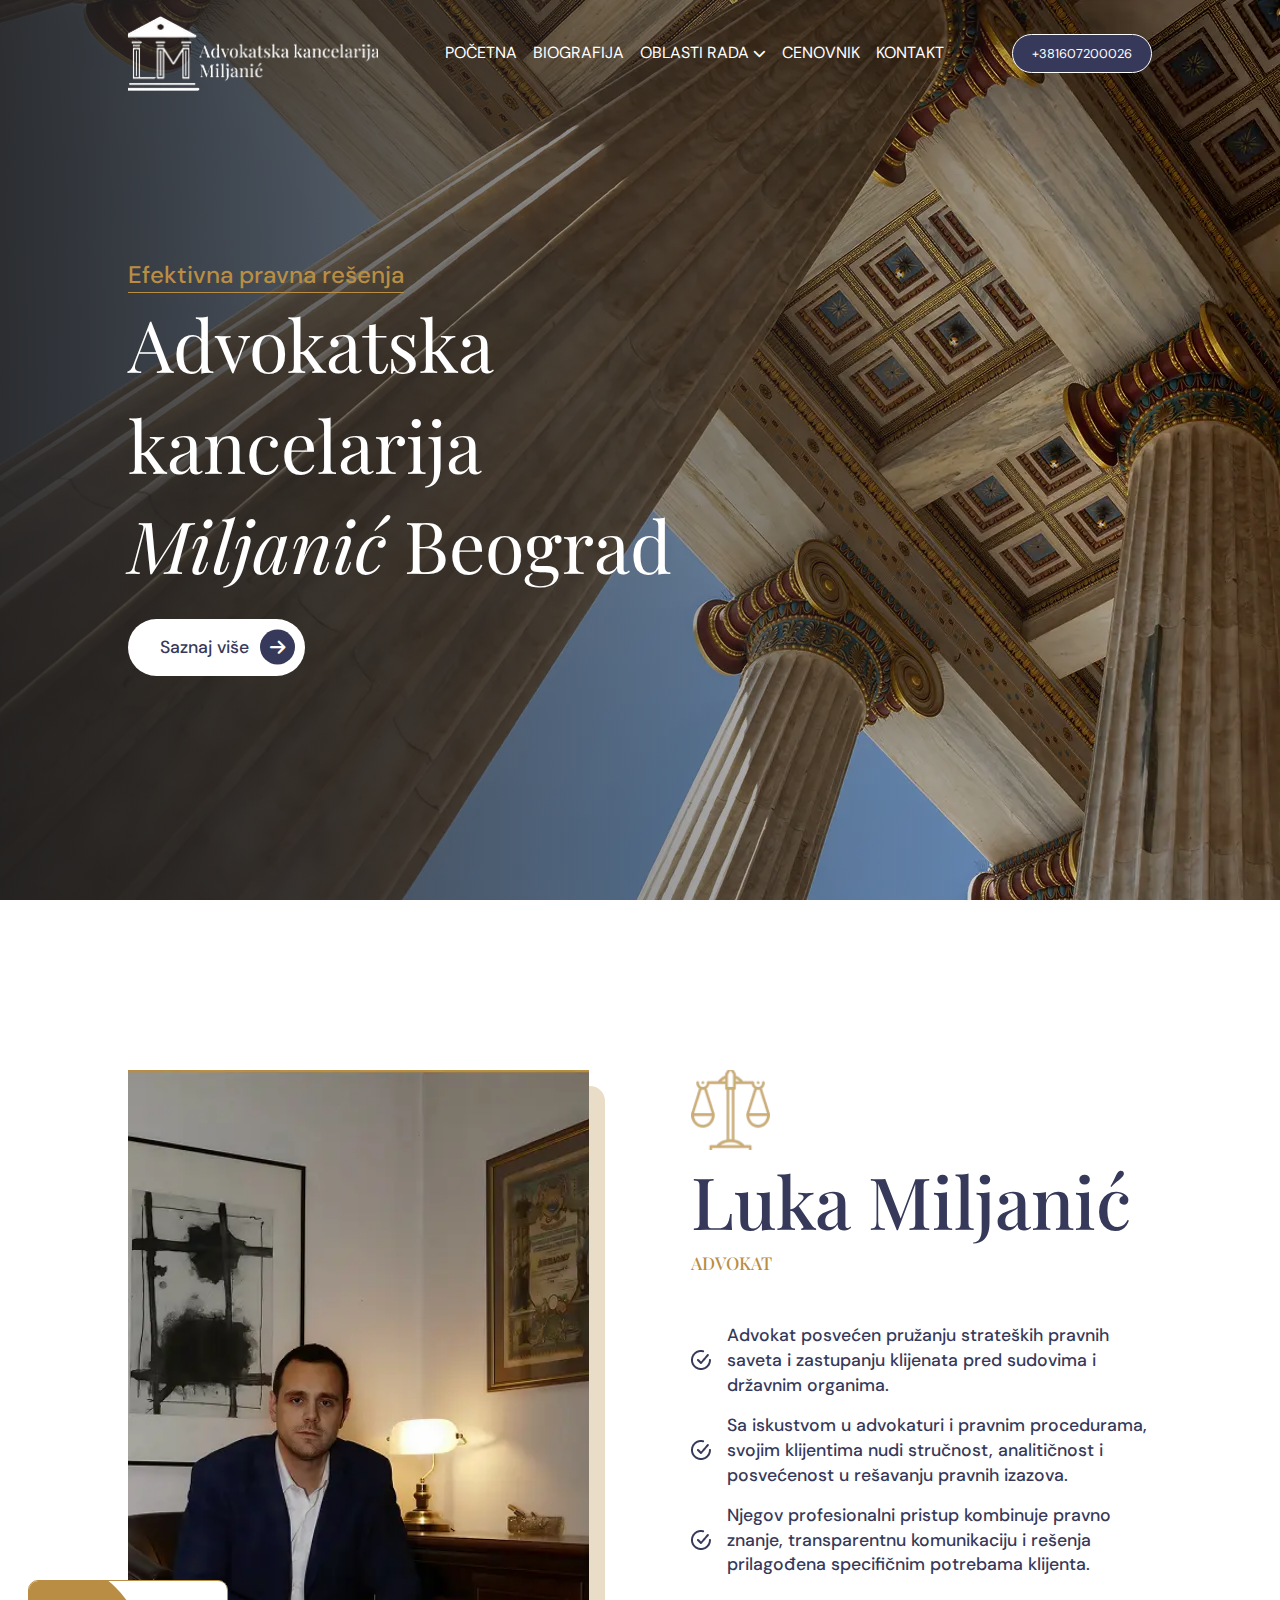
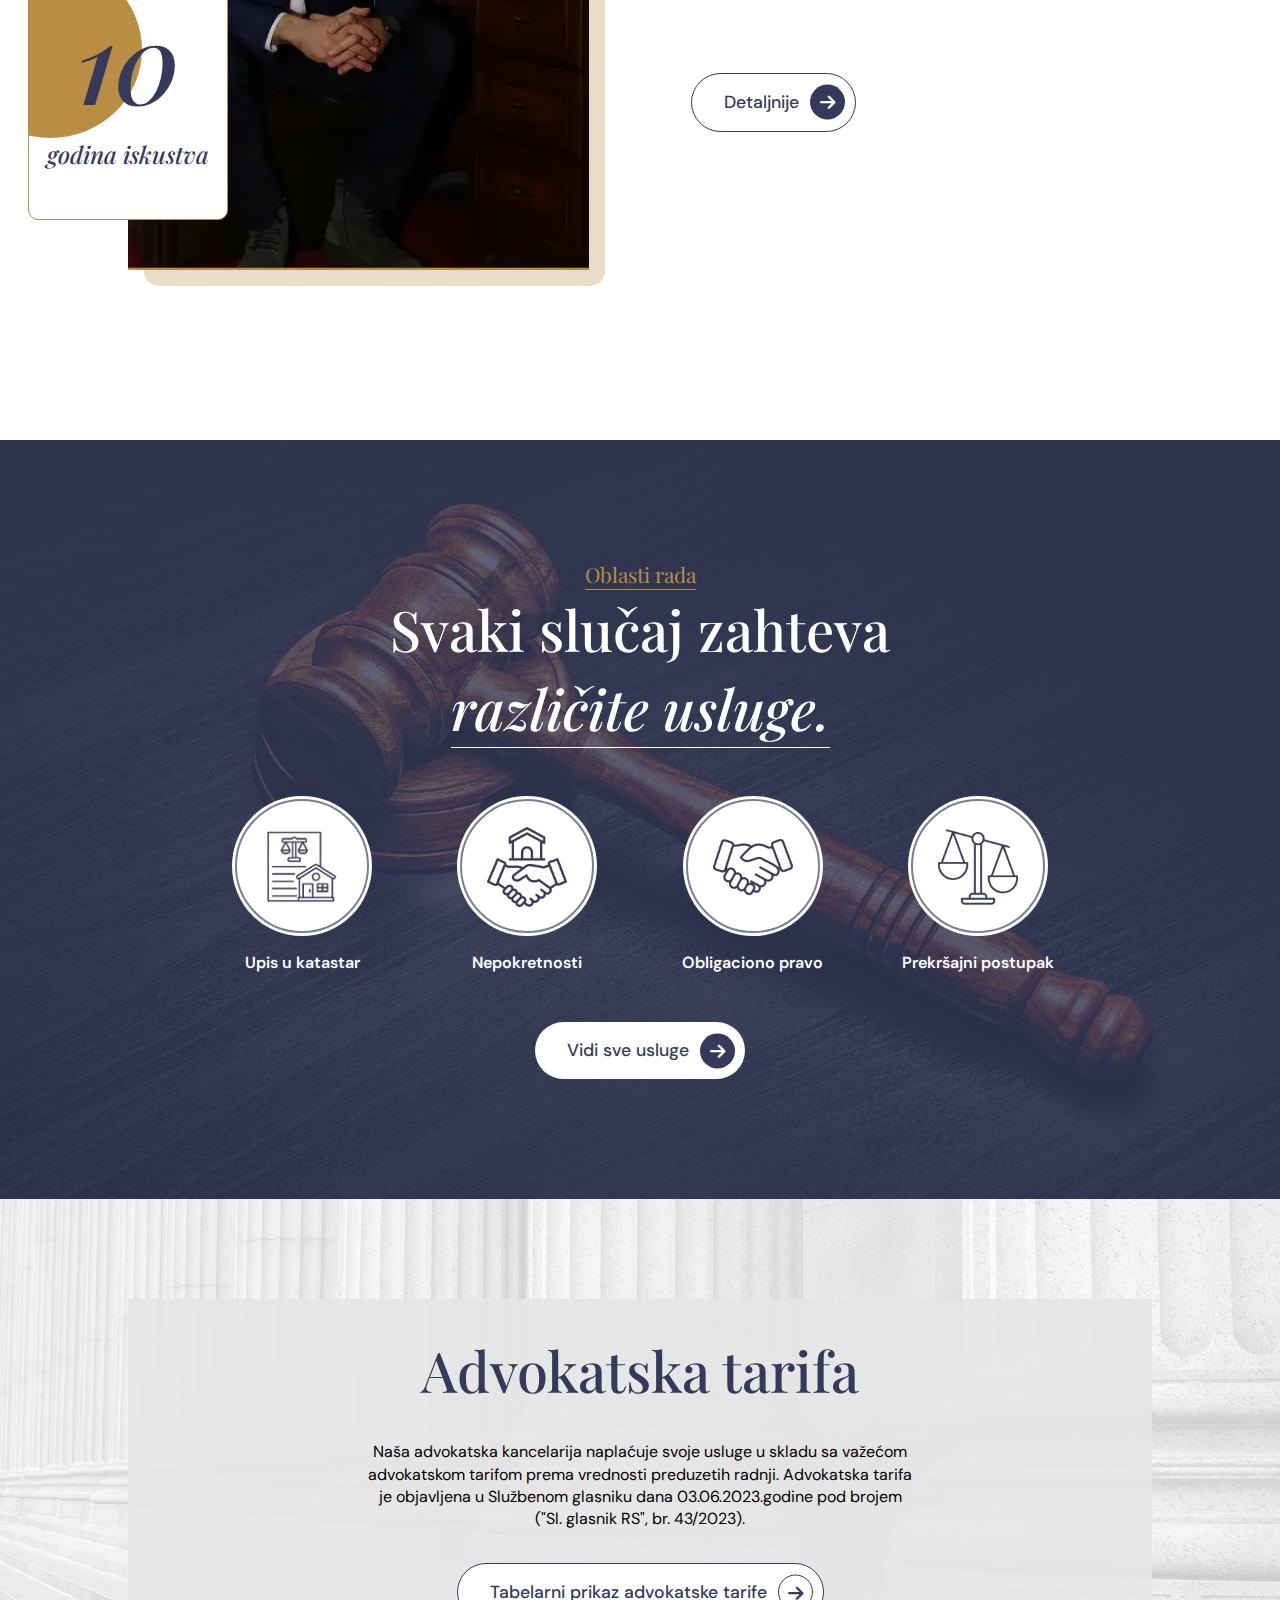
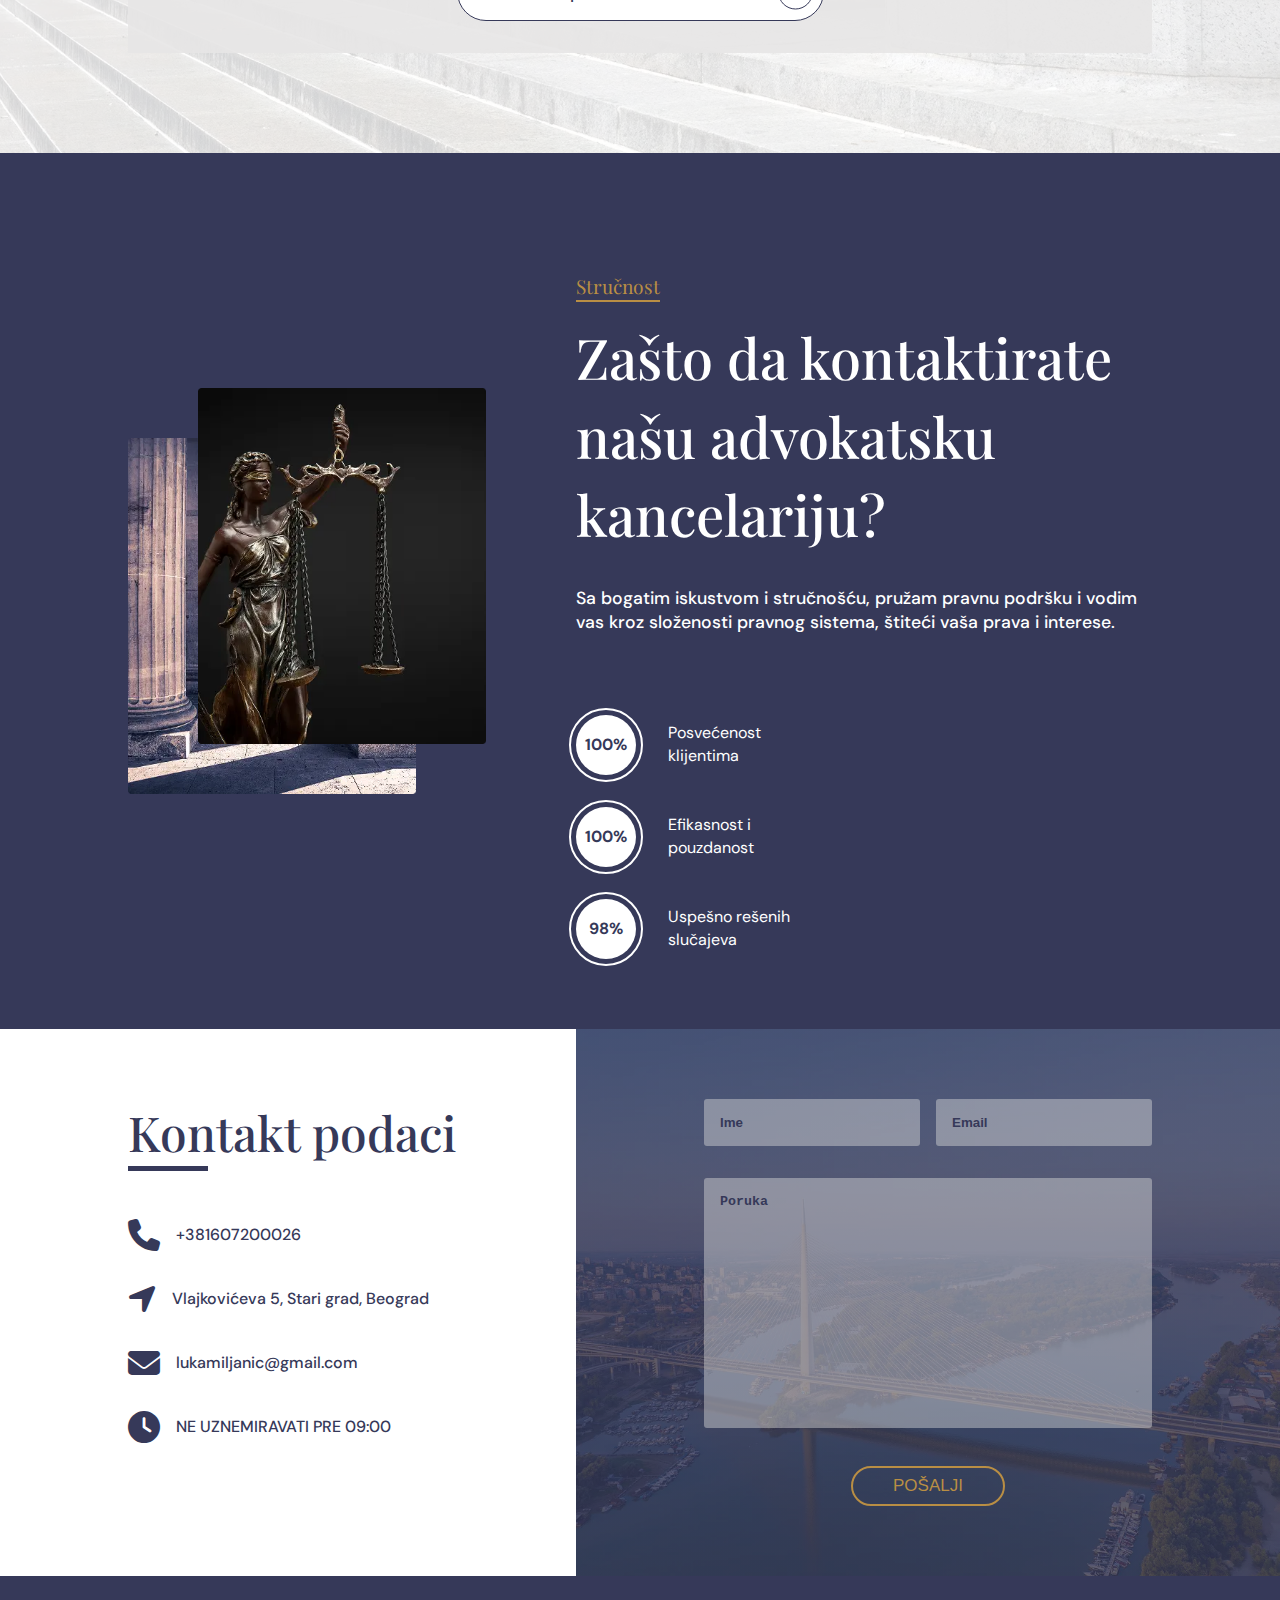
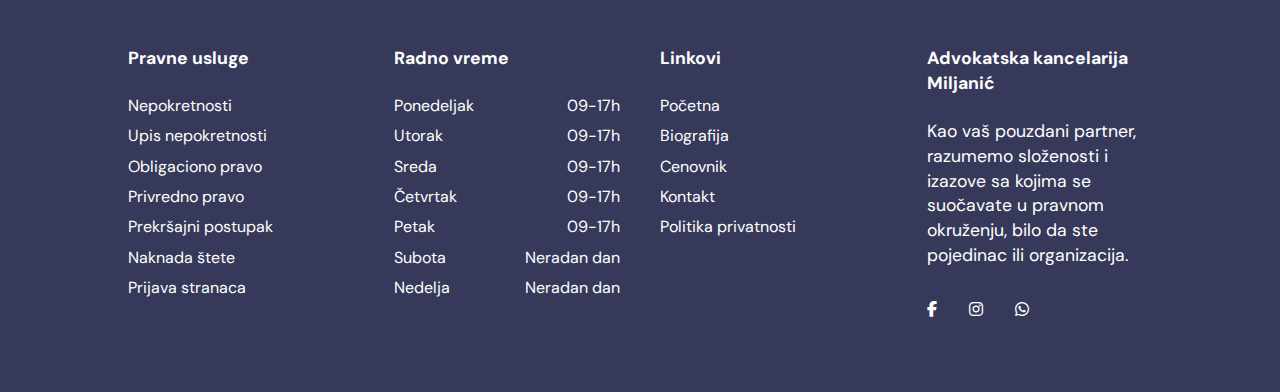
<file: index.html>
<!DOCTYPE html>
<html lang="en">
<head>
    <meta charset="UTF-8">
    <meta name="viewport" content="width=device-width, initial-scale=1.0">
    <title>Luka Miljanić</title>

    <link rel="shortcut icon" href="src/img/advokatska-kancelarija-logo.png" type="image/x-icon">

    <meta name="description" content="
    Personalizovan i posvećen pristup svakom klijentu. Dobićete brza i detaljno prilagođena pravna rešenja i savete.">
    <link rel="canonical" href="">

    <!-- Google fonts -->
    <link rel="preconnect" href="https://fonts.googleapis.com">
    <link rel="preconnect" href="https://fonts.gstatic.com" crossorigin>
    <link href="https://fonts.googleapis.com/css2?family=DM+Sans:ital,opsz,wght@0,9..40,100..1000;1,9..40,100..1000&family=Playfair+Display:ital,wght@0,400..900;1,400..900&display=swap" rel="stylesheet">

    <!-- Font awesome CDN -->
    <link rel="stylesheet" href="https://cdnjs.cloudflare.com/ajax/libs/font-awesome/6.7.2/css/all.min.css"
        integrity="sha512-Evv84Mr4kqVGRNSgIGL/F/aIDqQb7xQ2vcrdIwxfjThSH8CSR7PBEakCr51Ck+w+/U6swU2Im1vVX0SVk9ABhg=="
        crossorigin="anonymous" referrerpolicy="no-referrer">
    
    <!-- Custom CSS -->
    <link rel="stylesheet" href="src/css/main.css">
</head>
<body>
    

    <!-- Hero section starts -->
    <section class="hero">

        <!-- Nav section starts-->
         <nav class="nav container">

            <a href="index.html">
                <img src="src/img/advokatska-kancelarija-logo.webp" 
                     alt="Advokatska kancelarija Miljanić Beograd - logo"
                     height="75px" width="250px"
                     class="logo">
            </a>

            <ul class="nav__list" id="nav-list">
                <li class="nav__item"><a href="index.html" class="nav__link">početna</a></li>
                <li class="nav__item"><a href="biografija.html" class="nav__link">biografija</a></li>
                <li class="nav__item nav__item--dropdown">
                    <a href="oblasti-rada.html" class="nav__link">oblasti rada</a>
                    <span class="fa-solid fa-chevron-down"></span>
                    <ul class="nav__dropdown">
                        <li><a href="oblasti-rada.html#nepokretnosti">Nepokretnosti</a></li>
                        <li><a href="oblasti-rada.html#upis">Upis nepokretnosti</a></li>
                        <li><a href="oblasti-rada.html#obligaciono">Obligaciono pravo</a></li>
                        <li><a href="oblasti-rada.html#privredno">Privredno pravo</a></li>
                        <li><a href="oblasti-rada.html#prekrsaj">Prekršajni postupak</a></li>
                        <li><a href="oblasti-rada.html#naknada">Naknada štete</a></li>
                        <li><a href="oblasti-rada.html#prijava">Prijava stranaca</a></li>
                    </ul>
                </li>
                <li class="nav__item"><a href="#pricing" class="nav__link">cenovnik</a></li>
                <li class="nav__item"><a href="#contact" class="nav__link">kontakt</a></li>
                <span class="fa-solid fa-circle-xmark nav__close" id="close"></span>
            </ul>

            <a href="tel:+381607200026" class="nav__tel">+381607200026</a>

            <span class="fa-solid fa-bars nav__hamburger" id="hamburger"></span>
         </nav>
         <!-- Nav section ends -->

         <div class="hero__wrapper container">
            <p class="hero__subheading">Efektivna pravna rešenja</p>
            <h1 class="hero__heading">Advokatska <br> kancelarija <br> <span>Miljanić</span> Beograd</h1>
            <a href="oblasti-rada.html" class="hero__btn">
                Saznaj više
                <span class="fa-solid fa-arrow-right" aria-hidden="true"></span>
            </a>
         </div>
    </section>
    <!-- Hero section ends -->





    <!-- About section starts -->
    <section class="about container">

        <article class="about__item about__item--img">
                <img src="src/img/luka-miljanic.webp" 
                     alt="Advokat Beograd - Luka Miljanić" 
                     width="100%" height="800px"
                     class="about__img"
                     loading="lazy">

                <div class="about__badge">10 
                    <span>godina iskustva</span>
                    <div class="about__circle"></div>
                </div>
        </article>

        <article class="about__item">
                <img src="src/img/advokatska-kancelarija-beograd.webp" 
                     alt="Advokatska kancelarija Beograd"
                     width="76px" height="83px"
                     class="about__icon"
                     loading="lazy">
                <h2 class="about__heading">Luka Miljanić</h2>
                <h3 class="about__subheading">advokat</h3>

                <ul class="about__list">
                    <li>
                        <img src="src/img/checkmark-circle.png" 
                             alt="Advokatska kancelarija Beograd" 
                             width="20px" height="20px" 
                             loading="lazy"
                             aria-hidden="true">
                        Advokat posvećen pružanju strateških pravnih saveta i zastupanju klijenata pred sudovima i državnim organima.
                    </li>
    
                    <li>
                        <img src="src/img/checkmark-circle.png" 
                             alt="Advokatska kancelarija Beograd" 
                             width="20px" height="20px" 
                             loading="lazy"
                             aria-hidden="true">
                        Sa iskustvom u advokaturi i pravnim procedurama, svojim klijentima nudi stručnost, analitičnost i posvećenost u rešavanju pravnih izazova.
                    </li>
    
                    <li>
                        <img src="src/img/checkmark-circle.png" 
                             alt="Advokatska kancelarija Beograd" 
                             width="20px" height="20px" 
                             loading="lazy"
                             aria-hidden="true">
                        Njegov profesionalni pristup kombinuje pravno znanje, transparentnu komunikaciju i rešenja prilagođena specifičnim potrebama klijenta.
                    </li>
                </ul>

                <a href="biografija.html" class="about__btn">
                    Detaljnije <span class="fa-solid fa-arrow-right" aria-hidden="true"></span>
                </a>
        </article>

    </section>
    <!-- About section ends -->





    <!-- Service section starts -->
    <section class="services" id="services">

        <!-- Header part -->
         <header class="services__header container">
            <h2 class="services__heading">Oblasti rada</h2>
            <h3 class="services__subheading">Svaki slučaj zahteva <span>različite usluge.</span></h3>
         </header>

         <!-- Main part -->
          <main class="services__wrapper container">

            <a href="oblasti-rada.html#upis" class="services__item">
                <div class="services__img">
                    <img src="src/img/areas/advokat-katastar-primary.webp" 
                         alt="Advokat za upis u katatastar Beograd"
                         width="80px" height="80px"
                         loading="lazy">
                </div>
                <h4 class="services__title">Upis u katastar</h4>
            </a>

            <a href="oblasti-rada.html#nepokretnosti" class="services__item">
                <div class="services__img">
                    <img src="src/img/areas/advokat-za-nepokretnosti.webp" 
                         alt="Advokat za nepokretnosti Beograd"
                         width="80px" height="80px"
                         loading="lazy">
                </div>
                <h4 class="services__title">Nepokretnosti</h4>
            </a>

            <a href="oblasti-rada.html#obligaciono" class="services__item">
                <div class="services__img">
                    <img src="src/img/areas/advokat-za-obligaciono-pravo.webp" 
                         alt="Advokat za obligaciono pravo Beograd"
                         width="80px" height="80px"
                         loading="lazy">
                </div>
                <h4 class="services__title">Obligaciono pravo</h4>
            </a>

            <a href="oblasti-rada.html#prekrsaj" class="services__item">
                <div class="services__img">
                    <img src="src/img/areas/prekrsajni-postupak.webp" 
                         alt="Advokat za prekršajni postupak Beograd"
                         width="80px" height="80px"
                         loading="lazy">
                </div>
                <h4 class="services__title">Prekršajni postupak</h4>
            </a>

          </main>

          <a href="oblasti-rada.html" class="services__btn">
            Vidi sve usluge <span class="fa-solid fa-arrow-right" aria-hidden="true"></span>
          </a>

    </section>
    <!-- Service section ends -->





    <!-- Pricing section starts -->
    <section class="pricing" id="pricing">
        <div class="pricing__wrapper container">
            <h2 class="pricing__heading">Advokatska tarifa</h2>
            <p class="pricing__text">
                Naša advokatska kancelarija naplaćuje svoje usluge u skladu sa važećom advokatskom tarifom prema vrednosti preduzetih radnji. 
                Advokatska tarifa je objavljena u Službenom glasniku dana 03.06.2023.godine pod brojem ("Sl. glasnik RS", br. 43/2023).
            </p>
            <a href="https://www.paragraf.rs/propisi/tarifa_o_nagradama_i_naknadama_troskova_za_rad_advokata.html"
               class="pricing__btn"
               target="_blank">
               Tabelarni prikaz advokatske tarife
               <span class="fa-solid fa-arrow-right" aria-hidden="true"></span>
            </a>
        </div>
    </section>
    <!-- Pricing section ends -->





    <!-- Feature section starts -->
    <section class="feature">
        <main class="feature__wrapper container">

            <article class="feature__item feature__item--bg">
                <img src="src/img/advokati-beograd.webp" 
                     alt="Advokatska kancelarija Beograd"
                     width="100%" height="auto"
                     class="feature__img--back"
                     loading="lazy">

                <img src="src/img/advokat.webp" 
                     alt="Advokatska kancelarija Beograd"
                     width="100%" height="auto"
                     class="feature__img--front"
                     loading="lazy">
            </article>

            <article class="feature__item">
                <h3 class="feature__heading">Stručnost</h3>
                <h4 class="feature__subheading">Zašto da kontaktirate našu advokatsku kancelariju?</h4>
                <p class="feature__text">Sa bogatim iskustvom i stručnošću, pružam pravnu podršku i vodim vas kroz složenosti pravnog sistema, štiteći vaša prava i interese.</p>

                <div class="feature__box">
                    <div class="feature__info">
                        <div class="feature__circle">100%</div>
                        <div class="feature__desc">Posvećenost <br> klijentima</div>
                    </div>

                    <div class="feature__info">
                        <div class="feature__circle">100%</div>
                        <div class="feature__desc">Efikasnost i <br> pouzdanost</div>
                    </div>

                    <div class="feature__info">
                        <div class="feature__circle">98%</div>
                        <div class="feature__desc">Uspešno rešenih <br> slučajeva</div>
                    </div>
                </div>
            </article>

        </main>
    </section>
    <!-- Feature section ends -->





    <!-- Contact section starts -->
    <section class="contact" id="contact">

        <article class="contact__item">
            <h2 class="contact__heading">Kontakt podaci</h2>

            <ul class="contact__list">
                <li class="contact__list__item">
                    <span class="fa-solid fa-phone" aria-hidden="true"></span>+381607200026
                </li>

                <li class="contact__list__item">
                    <span class="fa-solid fa-location-arrow" aria-hidden="true"></span>Vlajkovićeva 5, Stari grad, Beograd
                </li>

                <li class="contact__list__item">
                    <span class="fa-solid fa-envelope" aria-hidden="true"></span>lukamiljanic@gmail.com
                </li>

                <li class="contact__list__item">
                    <span class="fa-solid fa-clock" aria-hidden="true"></span>NE UZNEMIRAVATI PRE 09:00
                </li>
            </ul>
        </article>

        <form class="contact__item contact__item--form">
            <div class="contact__box">
                <input type="text" placeholder="Ime" class="contact__input" required>
                <input type="email" placeholder="Email" class="contact__input" required>
            </div>

            <textarea placeholder="Poruka" class="contact__input" required></textarea>

            <button class="contact__btn">pošalji</button>
        </form>

    </section>
    <!-- Contact section ends -->
   




    <!-- Footer section starts -->
    <footer class="footer">
        <main class="footer__wrapper container">

            <article class="footer__item">
                <p class="footer__heading">Pravne usluge</p>
                <ul class="footer__list">
                    <li><a href="oblasti-rada.html#nepokretnosti">Nepokretnosti</a></li>
                    <li><a href="oblasti-rada.html#upis">Upis nepokretnosti</a></li>
                    <li><a href="oblasti-rada.html#obligaciono">Obligaciono pravo</a></li>
                    <li><a href="oblasti-rada.html#privredno">Privredno pravo</a></li>
                    <li><a href="oblasti-rada.html#prekrsaj">Prekršajni postupak</a></li>
                    <li><a href="oblasti-rada.html#naknada">Naknada štete</a></li>
                    <li><a href="oblasti-rada.html#prijava">Prijava stranaca</a></li>
                </ul> 
            </article>

            <article class="footer__item">
                <p class="footer__heading">Radno vreme</p>
                <ul class="footer__list footer__list--space">
                    <li>
                        <span>Ponedeljak</span>
                        <span>09-17h</span>
                    </li>
    
                    <li>
                        <span>Utorak</span>
                        <span>09-17h</span>
                    </li>
                    <li>
                        <span>Sreda</span>
                        <span>09-17h</span>
                    </li>
    
                    <li>
                        <span>Četvrtak</span>
                        <span>09-17h</span>
                    </li>
    
                    <li>
                        <span>Petak</span>
                        <span>09-17h</span>
                    </li>
    
                    <li>
                        <span>Subota</span>
                        <span>Neradan dan</span>
                    </li>
    
                    <li>
                        <span>Nedelja</span>
                        <span>Neradan dan</span>
                    </li>
        
                </ul>
            </article>

            <article class="footer__item">
                <p class="footer__heading">Linkovi</p>
                <ul class="footer__list">
                    <li><a href="index.html" class="footer__link">Početna</a></li>
                    <li><a href="biografija.html" class="footer__link">Biografija</a></li>
                    <li><a href="#pricing" class="footer__link">Cenovnik</a></li>
                    <li><a href="#contact" class="footer__link">Kontakt</a></li>
                    <li><a href="#" class="footer__link">Politika privatnosti</a></li>
                </ul>
            </article>

            <article class="footer__item">
                <p class="footer__heading">Advokatska kancelarija Miljanić</p>
                <p class="footer__text">
                    Kao vaš pouzdani partner, razumemo složenosti i izazove sa kojima se suočavate u pravnom okruženju, bilo da ste pojedinac ili organizacija.
                </p>

                <div class="footer__social">
                    <a href="#" aria-label="Posetite naš Facebook profil"><span class="fa-brands fa-facebook-f"></span></a>
                    <a href="#" aria-label="Posetite naš Instagram profil"><span class="fa-brands fa-instagram"></span></a>
                    <a href="#" aria-label="Pišite nam preko Whatsapp aplikacije"><span class="fa-brands fa-whatsapp"></span></a>
                </div>
            </article>

        </main>
    </footer>
    <!-- Footer section ends -->





    <!-- Scroll to top -->
    <i class="arrow__up fa-solid fa-chevron-up" id="arrow-up"></i>





    <!-- Custom JS -->
    <script src="src/js/main.js"></script>
</body>
</html>
</file>
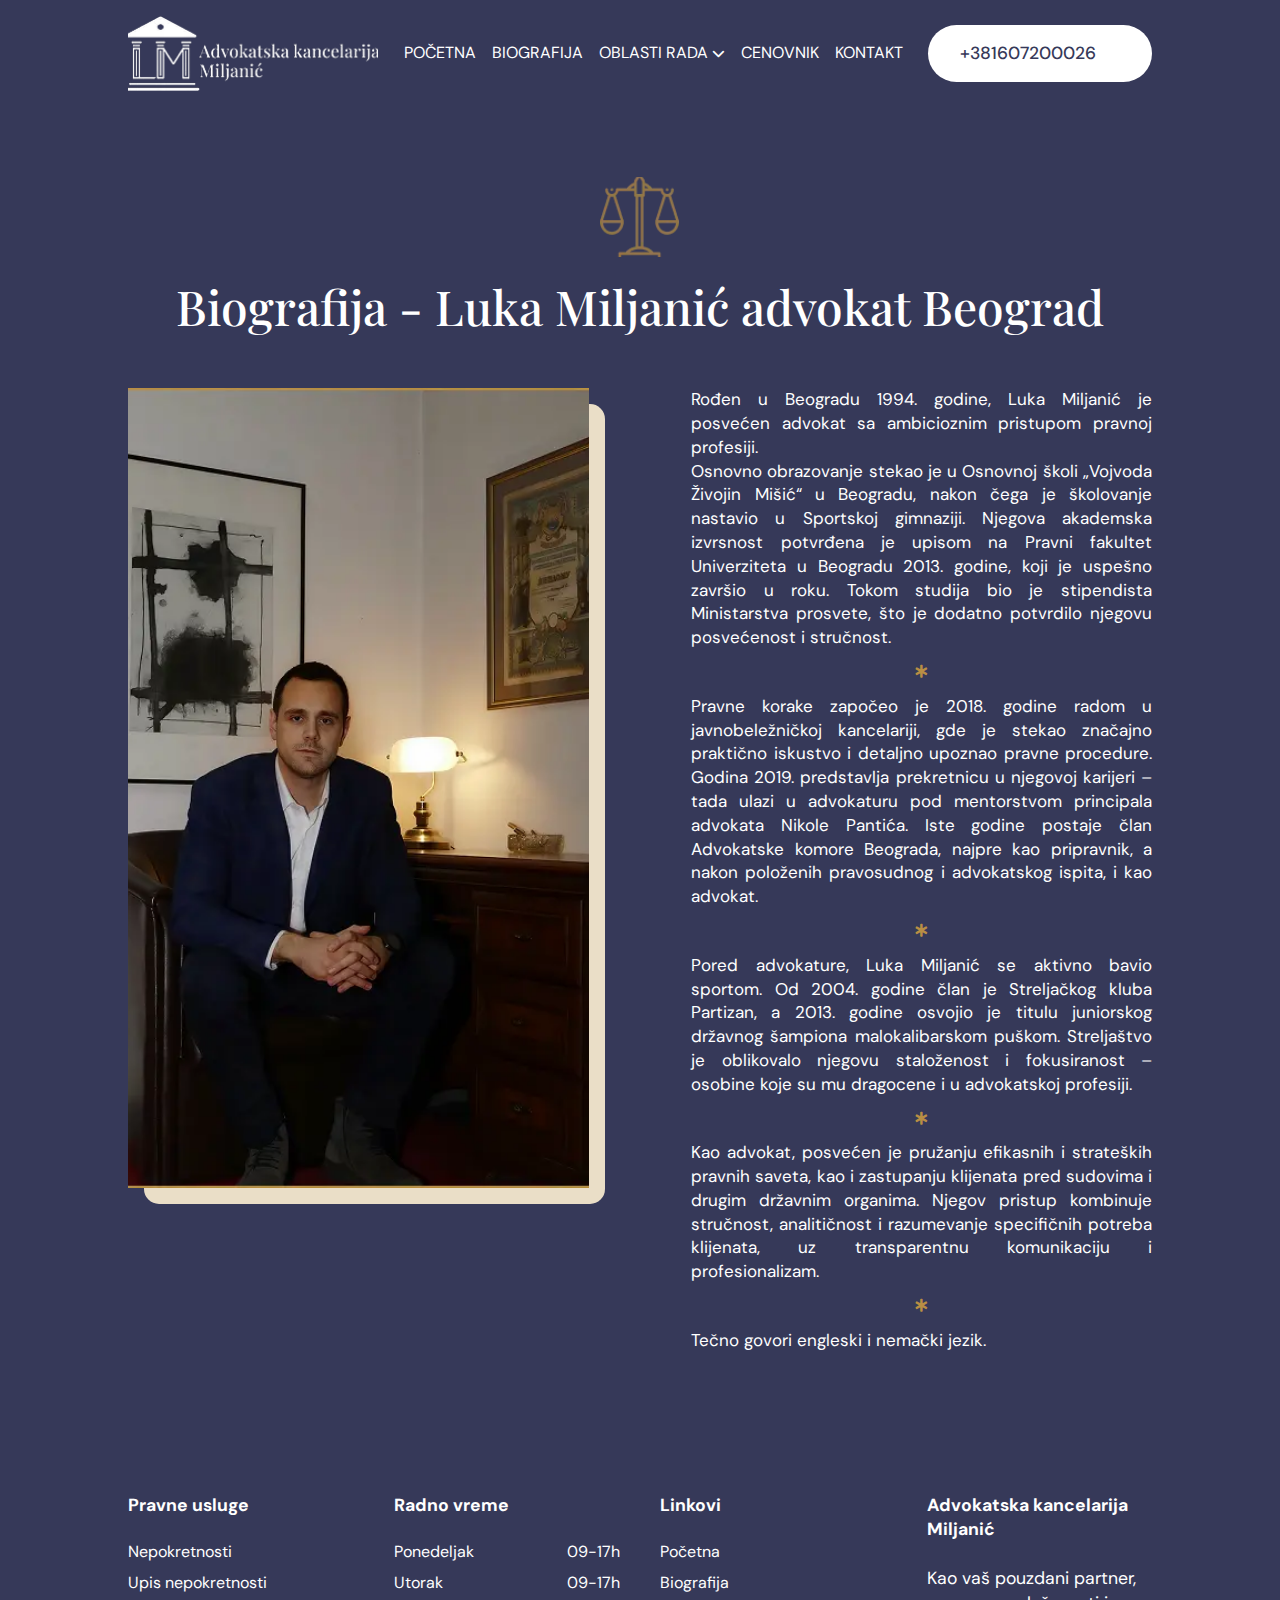
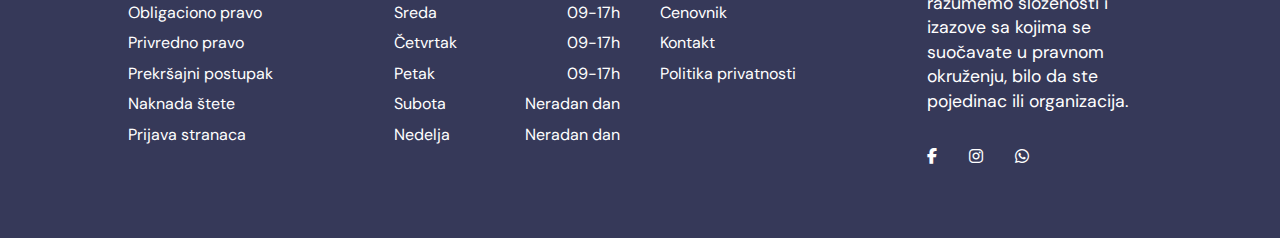
<file: biografija.html>
<!DOCTYPE html>
<html lang="en">
<head>
    <meta charset="UTF-8">
    <meta name="viewport" content="width=device-width, initial-scale=1.0">
    <title>Biografija</title>

    <link rel="shortcut icon" href="src/img/advokatska-kancelarija-logo.png" type="image/x-icon">

    <meta name="description" content="
    Personalizovan i posvećen pristup svakom klijentu. Dobićete brza i detaljno prilagođena pravna rešenja i savete.">
    <link rel="canonical" href="">

    <!-- Google fonts -->
    <link rel="preconnect" href="https://fonts.googleapis.com">
    <link rel="preconnect" href="https://fonts.gstatic.com" crossorigin>
    <link href="https://fonts.googleapis.com/css2?family=DM+Sans:ital,opsz,wght@0,9..40,100..1000;1,9..40,100..1000&family=Playfair+Display:ital,wght@0,400..900;1,400..900&display=swap" rel="stylesheet">

    <!-- Font awesome CDN -->
    <link rel="stylesheet" href="https://cdnjs.cloudflare.com/ajax/libs/font-awesome/6.7.2/css/all.min.css"
        integrity="sha512-Evv84Mr4kqVGRNSgIGL/F/aIDqQb7xQ2vcrdIwxfjThSH8CSR7PBEakCr51Ck+w+/U6swU2Im1vVX0SVk9ABhg=="
        crossorigin="anonymous" referrerpolicy="no-referrer">
    
    <!-- Custom CSS -->
    <link rel="stylesheet" href="src/css/main.css">
</head>
<body>
    


    <!-- Nav section starts-->
    <nav class="nav nav--primary">

        <a href="index.html">
            <img src="src/img/advokatska-kancelarija-logo.webp" 
                alt="Advokatska kancelarija Miljanić Beograd - logo"
                height="75px" width="250px"
                class="logo">
        </a>

        <ul class="nav__list" id="nav-list">
            <li class="nav__item"><a href="index.html" class="nav__link">početna</a></li>
            <li class="nav__item"><a href="biografija.html" class="nav__link">biografija</a></li>
            <li class="nav__item nav__item--dropdown">
                <a href="oblasti-rada.html" class="nav__link">oblasti rada</a>
                <span class="fa-solid fa-chevron-down"></span>
                <ul class="nav__dropdown">
                    <li><a href="oblasti-rada.html#nepokretnosti">Nepokretnosti</a></li>
                    <li><a href="oblasti-rada.html#upis">Upis nepokretnosti</a></li>
                    <li><a href="oblasti-rada.html#obligaciono">Obligaciono pravo</a></li>
                    <li><a href="oblasti-rada.html#privredno">Privredno pravo</a></li>
                    <li><a href="oblasti-rada.html#prekrsaj">Prekršajni postupak</a></li>
                    <li><a href="oblasti-rada.html#naknada">Naknada štete</a></li>
                    <li><a href="oblasti-rada.html#prijava">Prijava stranaca</a></li>
                </ul>
            </li>
            <li class="nav__item"><a href="index.html#pricing" class="nav__link">cenovnik</a></li>
            <li class="nav__item"><a href="index.html#contact" class="nav__link">kontakt</a></li>
            <span class="fa-solid fa-circle-xmark nav__close" id="close"></span>
        </ul>

        <a href="tel:+381607200026" class="nav__btn">+381607200026</a>

        <span class="fa-solid fa-bars nav__hamburger" id="hamburger"></span>
    </nav>
    <!-- Nav section ends -->


 

    <!-- Bio section starts -->
    <section class="bio">

        <!-- Header part -->
         <header class="bio__header container">
            <img src="src/img/advokatska-kancelarija-beograd.webp" 
                    alt="Advokatska kancelarija Miljanić Beograd"
                    width="80px" height="80px"
                    class="bio__icon">

            <h1 class="bio__heading">Biografija - Luka Miljanić advokat Beograd</h1>
         </header>

         <!-- Main part -->
         <main class="bio__wrapper container">

            <article class="bio__item bio__item--img">
                <img src="src/img/luka-miljanic.webp" 
                     alt="Advokat Beograd - Luka Miljanić" 
                     width="100%" height="800px"
                     class="bio__img">
            </article>

            <article class="bio__item">

                <p class="bio__text">
                    Rođen u Beogradu 1994. godine, Luka Miljanić je posvećen advokat sa ambicioznim pristupom pravnoj profesiji. <br>
                    Osnovno obrazovanje stekao je u Osnovnoj školi „Vojvoda Živojin Mišić“ u Beogradu, nakon čega je školovanje nastavio u Sportskoj gimnaziji. Njegova akademska izvrsnost potvrđena je upisom na Pravni fakultet Univerziteta u Beogradu 2013. godine, koji je uspešno završio u roku. Tokom studija bio je stipendista Ministarstva prosvete, što je dodatno potvrdilo njegovu posvećenost i stručnost.
                </p>

                <span class="fa-solid fa-star-of-life" aria-hidden="true"></span>

                <p class="bio__text">
                    Pravne korake započeo je 2018. godine radom u javnobeležničkoj kancelariji, gde je stekao značajno praktično iskustvo i detaljno upoznao pravne procedure. Godina 2019. predstavlja prekretnicu u njegovoj karijeri – tada ulazi u advokaturu pod mentorstvom principala advokata Nikole Pantića. Iste godine postaje član Advokatske komore Beograda, najpre kao pripravnik, a nakon položenih pravosudnog i advokatskog ispita, i kao advokat.
                </p>

                <span class="fa-solid fa-star-of-life" aria-hidden="true"></span>

                <p class="bio__text">
                    Pored advokature, Luka Miljanić se aktivno bavio sportom. Od 2004. godine član je Streljačkog kluba Partizan, a 2013. godine osvojio je titulu juniorskog državnog šampiona malokalibarskom puškom. Streljaštvo je oblikovalo njegovu staloženost i fokusiranost – osobine koje su mu dragocene i u advokatskoj profesiji.
                </p>

                <span class="fa-solid fa-star-of-life" aria-hidden="true"></span>

                <p class="bio__text">
                    Kao advokat, posvećen je pružanju efikasnih i strateških pravnih saveta, kao i zastupanju klijenata pred sudovima i drugim državnim organima. Njegov pristup kombinuje stručnost, analitičnost i razumevanje specifičnih potreba klijenata, uz transparentnu komunikaciju i profesionalizam.
                </p>

                <span class="fa-solid fa-star-of-life" aria-hidden="true"></span>

                <p class="bio__text">
                    Tečno govori engleski i nemački jezik.
                </p>
            </article>

         </main>

    </section>
    <!-- Bio section ends -->



    
     <!-- Footer section starts -->
     <footer class="footer">
        <main class="footer__wrapper container">

            <article class="footer__item">
                <p class="footer__heading">Pravne usluge</p>
                <ul class="footer__list">
                    <li><a href="oblasti-rada.html#nepokretnosti">Nepokretnosti</a></li>
                    <li><a href="oblasti-rada.html#upis">Upis nepokretnosti</a></li>
                    <li><a href="oblasti-rada.html#obligaciono">Obligaciono pravo</a></li>
                    <li><a href="oblasti-rada.html#privredno">Privredno pravo</a></li>
                    <li><a href="oblasti-rada.html#prekrsaj">Prekršajni postupak</a></li>
                    <li><a href="oblasti-rada.html#naknada">Naknada štete</a></li>
                    <li><a href="oblasti-rada.html#prijava">Prijava stranaca</a></li>
                </ul> 
            </article>

            <article class="footer__item">
                <p class="footer__heading">Radno vreme</p>
                <ul class="footer__list footer__list--space">
                    <li>
                        <span>Ponedeljak</span>
                        <span>09-17h</span>
                    </li>
    
                    <li>
                        <span>Utorak</span>
                        <span>09-17h</span>
                    </li>
                    <li>
                        <span>Sreda</span>
                        <span>09-17h</span>
                    </li>
    
                    <li>
                        <span>Četvrtak</span>
                        <span>09-17h</span>
                    </li>
    
                    <li>
                        <span>Petak</span>
                        <span>09-17h</span>
                    </li>
    
                    <li>
                        <span>Subota</span>
                        <span>Neradan dan</span>
                    </li>
    
                    <li>
                        <span>Nedelja</span>
                        <span>Neradan dan</span>
                    </li>
        
                </ul>
            </article>

            <article class="footer__item">
                <p class="footer__heading">Linkovi</p>
                <ul class="footer__list">
                    <li><a href="index.html" class="footer__link">Početna</a></li>
                    <li><a href="biografija.html" class="footer__link">Biografija</a></li>
                    <li><a href="index.html#pricing" class="footer__link">Cenovnik</a></li>
                    <li><a href="index.html#contact" class="footer__link">Kontakt</a></li>
                    <li><a href="#" class="footer__link">Politika privatnosti</a></li>
                </ul>
            </article>

            <article class="footer__item">
                <p class="footer__heading">Advokatska kancelarija Miljanić</p>
                <p class="footer__text">
                    Kao vaš pouzdani partner, razumemo složenosti i izazove sa kojima se suočavate u pravnom okruženju, bilo da ste pojedinac ili organizacija.
                </p>

                <div class="footer__social">
                    <a href="#" aria-label="Posetite naš Facebook profil"><span class="fa-brands fa-facebook-f"></span></a>
                    <a href="#" aria-label="Posetite naš Instagram profil"><span class="fa-brands fa-instagram"></span></a>
                    <a href="#" aria-label="Pišite nam preko Whatsapp aplikacije"><span class="fa-brands fa-whatsapp"></span></a>
                </div>
            </article>

        </main>
    </footer>
    <!-- Footer section ends -->





    <!-- Scroll to top -->
    <i class="arrow__up fa-solid fa-chevron-up" id="arrow-up"></i>





    <!-- Custom JS -->
    <script src="src/js/main.js"></script>
</body>
</html>
</file>
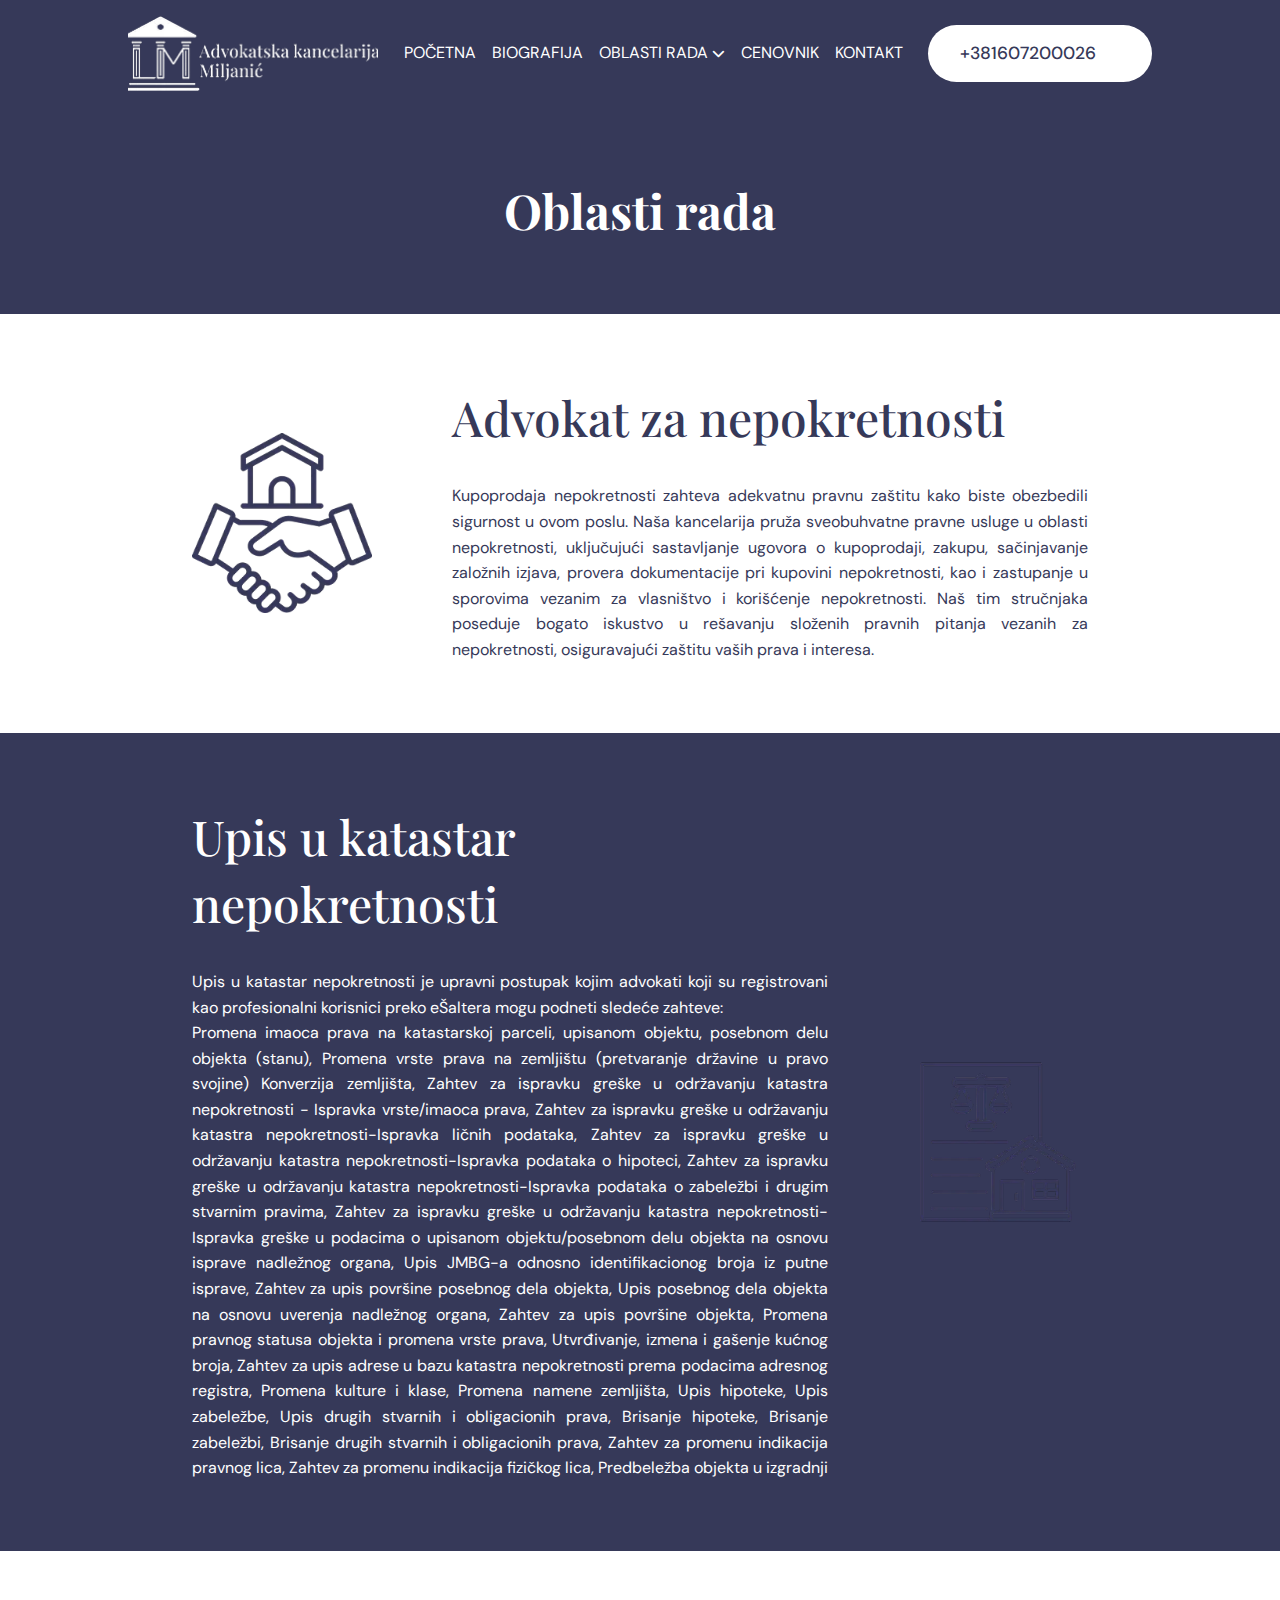
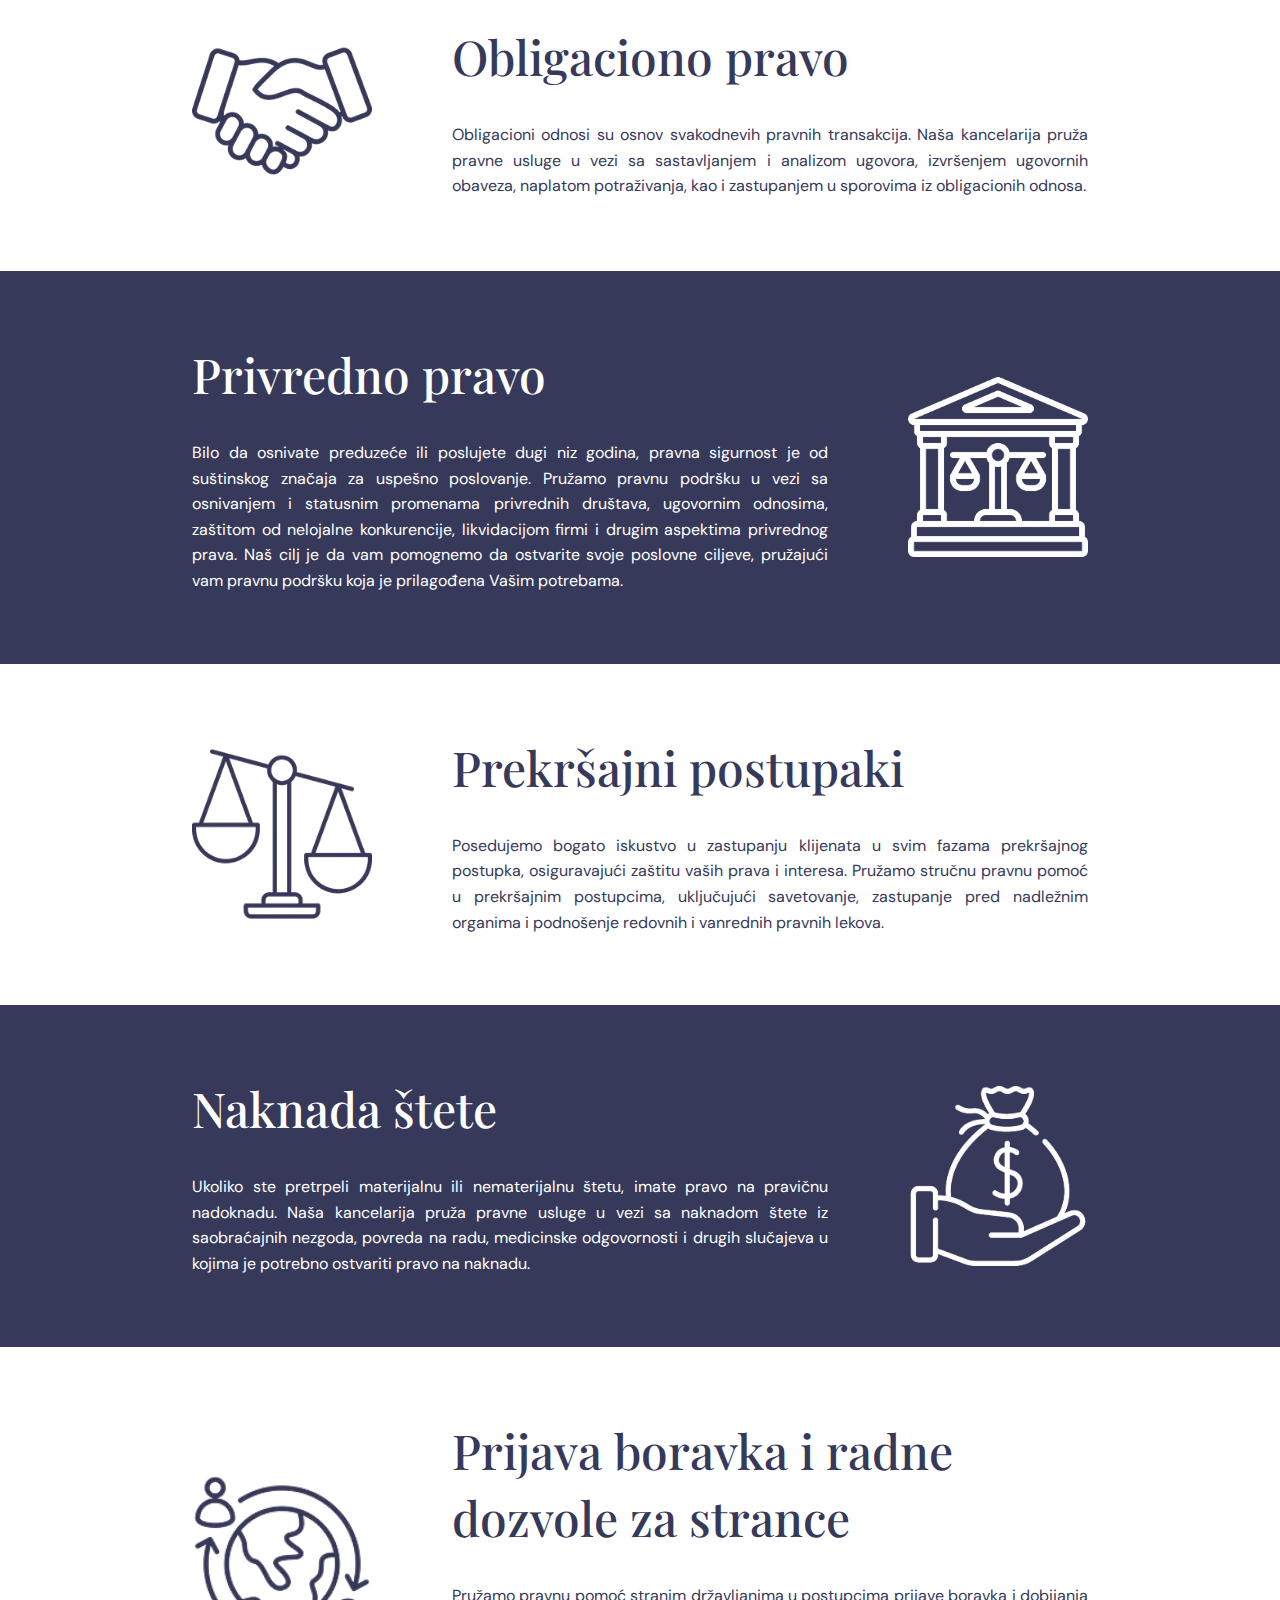
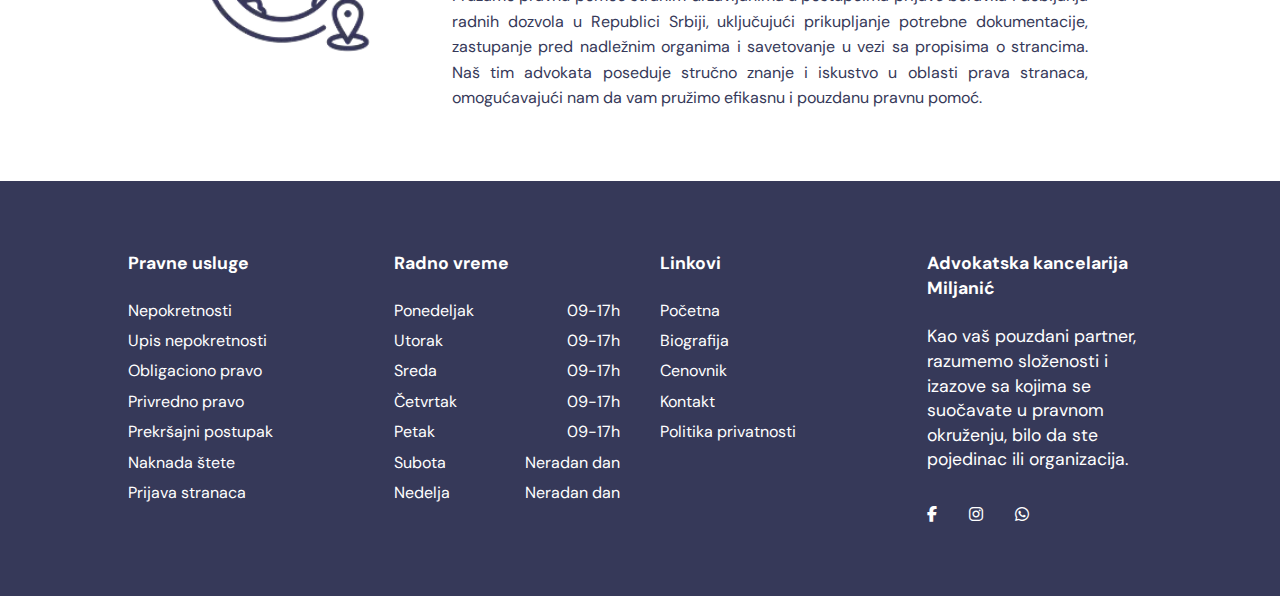
<file: oblasti-rada.html>
<!DOCTYPE html>
<html lang="en">
<head>
    <meta charset="UTF-8">
    <meta name="viewport" content="width=device-width, initial-scale=1.0">
    <title>Oblasti rada</title>

    <link rel="shortcut icon" href="src/img/advokatska-kancelarija-logo.png" type="image/x-icon">

    <meta name="description" content="
    Personalizovan i posvećen pristup svakom klijentu. Dobićete brza i detaljno prilagođena pravna rešenja i savete.">
    <link rel="canonical" href="">

    <!-- Google fonts -->
    <link rel="preconnect" href="https://fonts.googleapis.com">
    <link rel="preconnect" href="https://fonts.gstatic.com" crossorigin>
    <link href="https://fonts.googleapis.com/css2?family=DM+Sans:ital,opsz,wght@0,9..40,100..1000;1,9..40,100..1000&family=Playfair+Display:ital,wght@0,400..900;1,400..900&display=swap" rel="stylesheet">

    <!-- Font awesome CDN -->
    <link rel="stylesheet" href="https://cdnjs.cloudflare.com/ajax/libs/font-awesome/6.7.2/css/all.min.css"
        integrity="sha512-Evv84Mr4kqVGRNSgIGL/F/aIDqQb7xQ2vcrdIwxfjThSH8CSR7PBEakCr51Ck+w+/U6swU2Im1vVX0SVk9ABhg=="
        crossorigin="anonymous" referrerpolicy="no-referrer">
    
    <!-- Custom CSS -->
    <link rel="stylesheet" href="src/css/main.css">
</head>
<body>
    


    <!-- Nav section starts-->
    <nav class="nav nav--primary">

        <a href="index.html">
            <img src="src/img/advokatska-kancelarija-logo.webp" 
                alt="Advokatska kancelarija Miljanić Beograd - logo"
                height="75px" width="250px"
                class="logo">
        </a>

        <ul class="nav__list" id="nav-list">
            <li class="nav__item"><a href="index.html" class="nav__link">početna</a></li>
            <li class="nav__item"><a href="biografija.html" class="nav__link">biografija</a></li>
            <li class="nav__item nav__item--dropdown">
                <a href="oblasti-rada.html" class="nav__link">oblasti rada</a>
                <span class="fa-solid fa-chevron-down"></span>
                <ul class="nav__dropdown">
                    <li><a href="oblasti-rada.html#nepokretnosti">Nepokretnosti</a></li>
                    <li><a href="oblasti-rada.html#upis">Upis nepokretnosti</a></li>
                    <li><a href="oblasti-rada.html#obligaciono">Obligaciono pravo</a></li>
                    <li><a href="oblasti-rada.html#privredno">Privredno pravo</a></li>
                    <li><a href="oblasti-rada.html#prekrsaj">Prekršajni postupak</a></li>
                    <li><a href="oblasti-rada.html#naknada">Naknada štete</a></li>
                    <li><a href="oblasti-rada.html#prijava">Prijava stranaca</a></li>
                </ul>
            </li>
            <li class="nav__item"><a href="index.html#pricing" class="nav__link">cenovnik</a></li>
            <li class="nav__item"><a href="index.html#contact" class="nav__link">kontakt</a></li>
            <span class="fa-solid fa-circle-xmark nav__close" id="close"></span>
        </ul>

        <a href="tel:+381607200026" class="nav__btn">+381607200026</a>

        <span class="fa-solid fa-bars nav__hamburger" id="hamburger"></span>
    </nav>
    <!-- Nav section ends -->





    <!-- Header section starts -->
    <header class="header">
        <h1 class="header__heading container">Oblasti rada</h1>
    </header>
    <!-- Header section starts -->
 




    <!-- Service section starts -->
     <main class="service">

        <section class="service__item service__item--white" id="nepokretnosti">
            <div class="service__wrapper container">

                <img src="src/img/areas/advokat-za-nepokretnosti.webp"
                    alt="Advokat za nepokretnosti Beograd"
                    width="180px" height="180px"
                    class="service__img">

                <div class="service__info">
                    <h2 class="service__heading">Advokat za nepokretnosti</h2>
                    <p class="service__text">
                        Kupoprodaja nepokretnosti zahteva adekvatnu pravnu zaštitu kako biste obezbedili sigurnost u ovom poslu. Naša kancelarija pruža sveobuhvatne pravne usluge u oblasti nepokretnosti, uključujući sastavljanje ugovora o kupoprodaji, zakupu, sačinjavanje založnih izjava, provera dokumentacije pri kupovini nepokretnosti, kao i zastupanje u sporovima vezanim za vlasništvo i korišćenje nepokretnosti. Naš tim stručnjaka poseduje bogato iskustvo u rešavanju složenih pravnih pitanja vezanih za nepokretnosti, osiguravajući zaštitu vaših prava i interesa.
                    </p>
                </div>

            </div>
        </section>

        <section class="service__item service__item--primary" id="upis">
            <div class="service__wrapper container">

                <div class="service__info">
                    <h2 class="service__heading">Upis u katastar nepokretnosti</h2>
                    <p class="service__text">
                        Upis u katastar nepokretnosti je upravni postupak kojim advokati koji su registrovani kao profesionalni korisnici preko eŠaltera mogu podneti sledeće zahteve: <br>
                        Promena imaoca prava na katastarskoj parceli, upisanom objektu, posebnom delu objekta (stanu), Promena vrste prava na zemljištu (pretvaranje državine u pravo svojine) Konverzija zemljišta, Zahtev za ispravku greške u održavanju katastra nepokretnosti - Ispravka vrste/imaoca prava, Zahtev za ispravku greške u održavanju katastra nepokretnosti-Ispravka ličnih podataka, Zahtev za ispravku greške u održavanju katastra nepokretnosti-Ispravka podataka o hipoteci, Zahtev za ispravku greške u održavanju katastra nepokretnosti-Ispravka podataka o zabeležbi i drugim stvarnim pravima, Zahtev za ispravku greške u održavanju katastra nepokretnosti-Ispravka greške u podacima o upisanom objektu/posebnom delu objekta na osnovu isprave nadležnog organa, Upis JMBG-a odnosno identifikacionog broja iz putne isprave, Zahtev za upis površine posebnog dela objekta, Upis posebnog dela objekta na osnovu uverenja nadležnog organa, Zahtev za upis površine objekta, Promena pravnog statusa objekta i promena vrste prava, Utvrđivanje, izmena i gašenje kućnog broja, Zahtev za upis adrese u bazu katastra nepokretnosti prema podacima adresnog registra, Promena kulture i klase, Promena namene zemljišta, Upis hipoteke, Upis zabeležbe, Upis drugih stvarnih i obligacionih prava, Brisanje hipoteke, Brisanje zabeležbi, Brisanje drugih stvarnih i obligacionih prava, Zahtev za promenu indikacija pravnog lica, Zahtev za promenu indikacija fizičkog lica, Predbeležba objekta u izgradnji
                    </p>
                </div>

                <img src="src/img/areas/advokat-katastar.webp" 
                    alt="Advokat za upis u katastar Beograd"
                    width="180px" height="180px"
                    class="service__img"
                    loading="lazy">

            </div>
        </section>

        <section class="service__item service__item--white" id="obligaciono">
            <div class="service__wrapper container">

                <img src="src/img/areas/advokat-za-obligaciono-pravo.webp" 
                    alt="Advokat za obligaciono pravo Beograd"
                    width="180px" height="180px"
                    class="service__img"
                    loading="lazy">

                <div class="service__info">
                    <h2 class="service__heading">Obligaciono pravo</h2>
                    <p class="service__text">
                        Obligacioni odnosi su osnov svakodnevih pravnih transakcija. Naša kancelarija pruža pravne usluge u vezi sa sastavljanjem i analizom ugovora, izvršenjem ugovornih obaveza, naplatom potraživanja, kao i zastupanjem u sporovima iz obligacionih odnosa. 
                    </p>
                </div>

            </div>
        </section>

        <section class="service__item service__item--primary" id="privredno">
            <div class="service__wrapper container">

                <div class="service__info">
                    <h2 class="service__heading">Privredno pravo</h2>
                    <p class="service__text">
                        Bilo da osnivate preduzeće ili poslujete dugi niz godina, pravna sigurnost je od suštinskog značaja za uspešno poslovanje. Pružamo pravnu podršku u vezi sa osnivanjem i statusnim promenama privrednih društava, ugovornim odnosima, zaštitom od nelojalne konkurencije, likvidacijom firmi i drugim aspektima privrednog prava. Naš cilj je da vam pomognemo da ostvarite svoje poslovne ciljeve, pružajući vam pravnu podršku koja je prilagođena Vašim potrebama.
                    </p>
                </div>

                <img src="src/img/areas/privredno-pravo.webp" 
                    alt="Advokat za privredno pravo Beograd"
                    width="180px" height="180px"
                    class="service__img"
                    loading="lazy">

            </div>
        </section>

        <section class="service__item service__item--white" id="prekrsaj">
            <div class="service__wrapper container">

                <img src="src/img/areas/prekrsajni-postupak.webp" 
                    alt="Advokat za prekrsajni postupak Beograd"
                    width="180px" height="180px"
                    class="service__img"
                    loading="lazy">

                <div class="service__info">
                    <h2 class="service__heading">Prekršajni postupaki</h2>
                    <p class="service__text">
                        Posedujemo bogato iskustvo u zastupanju klijenata u svim fazama prekršajnog postupka, osiguravajući zaštitu vaših prava i interesa. Pružamo stručnu pravnu pomoć u prekršajnim postupcima, uključujući savetovanje, zastupanje pred nadležnim organima i podnošenje redovnih i vanrednih pravnih lekova.
                    </p>
                </div>
             
            </div>
        </section>

        <section class="service__item service__item--primary" id="naknada">
            <div class="service__wrapper container">

                <div class="service__info">
                    <h2 class="service__heading">Naknada štete</h2>
                    <p class="service__text">
                        Ukoliko ste pretrpeli materijalnu ili nematerijalnu štetu, imate pravo na pravičnu nadoknadu. Naša kancelarija pruža pravne usluge u vezi sa naknadom štete iz saobraćajnih nezgoda, povreda na radu, medicinske odgovornosti i drugih slučajeva u kojima je potrebno ostvariti pravo na naknadu.
                    </p>
                </div>

                <img src="src/img/areas/naknada-stete.webp" 
                    alt="Advokat za naknadu stete Beograd"
                    width="180px" height="180px"
                    class="service__img"
                    loading="lazy">

            </div>
        </section>

        <section class="service__item service__item--white" id="prijava">
            <div class="service__wrapper container">

                <img src="src/img/areas/imigraciono-pravo.webp" 
                    alt="Advokat za imigraciono pravo Beograd"
                    width="180px" height="180px"
                    class="service__img"
                    loading="lazy">

                <div class="service__info">
                    <h2 class="service__heading">Prijava boravka i radne dozvole za strance</h2>
                    <p class="service__text">
                        Pružamo pravnu pomoć stranim državljanima u postupcima prijave boravka i dobijanja radnih dozvola u Republici Srbiji, uključujući prikupljanje potrebne dokumentacije, zastupanje pred nadležnim organima i savetovanje u vezi sa propisima o strancima. 
                        Naš tim advokata poseduje stručno znanje i iskustvo u oblasti prava stranaca, omogućavajući nam da vam pružimo efikasnu i pouzdanu pravnu pomoć.
                    </p>
                </div>

             

            </div>
        </section>

     </main>
    <!-- Service section ends -->





     <!-- Footer section starts -->
     <footer class="footer">
        <main class="footer__wrapper container">

            <article class="footer__item">
                <p class="footer__heading">Pravne usluge</p>
                <ul class="footer__list">
                    <li><a href="oblasti-rada.html#nepokretnosti">Nepokretnosti</a></li>
                    <li><a href="oblasti-rada.html#upis">Upis nepokretnosti</a></li>
                    <li><a href="oblasti-rada.html#obligaciono">Obligaciono pravo</a></li>
                    <li><a href="oblasti-rada.html#privredno">Privredno pravo</a></li>
                    <li><a href="oblasti-rada.html#prekrsaj">Prekršajni postupak</a></li>
                    <li><a href="oblasti-rada.html#naknada">Naknada štete</a></li>
                    <li><a href="oblasti-rada.html#prijava">Prijava stranaca</a></li>
                </ul> 
            </article>

            <article class="footer__item">
                <p class="footer__heading">Radno vreme</p>
                <ul class="footer__list footer__list--space">
                    <li>
                        <span>Ponedeljak</span>
                        <span>09-17h</span>
                    </li>
    
                    <li>
                        <span>Utorak</span>
                        <span>09-17h</span>
                    </li>
                    <li>
                        <span>Sreda</span>
                        <span>09-17h</span>
                    </li>
    
                    <li>
                        <span>Četvrtak</span>
                        <span>09-17h</span>
                    </li>
    
                    <li>
                        <span>Petak</span>
                        <span>09-17h</span>
                    </li>
    
                    <li>
                        <span>Subota</span>
                        <span>Neradan dan</span>
                    </li>
    
                    <li>
                        <span>Nedelja</span>
                        <span>Neradan dan</span>
                    </li>
        
                </ul>
            </article>

            <article class="footer__item">
                <p class="footer__heading">Linkovi</p>
                <ul class="footer__list">
                    <li><a href="index.html" class="footer__link">Početna</a></li>
                    <li><a href="biografija.html" class="footer__link">Biografija</a></li>
                    <li><a href="index.html#pricing" class="footer__link">Cenovnik</a></li>
                    <li><a href="index.html#contact" class="footer__link">Kontakt</a></li>
                    <li><a href="#" class="footer__link">Politika privatnosti</a></li>
                </ul>
            </article>

            <article class="footer__item">
                <p class="footer__heading">Advokatska kancelarija Miljanić</p>
                <p class="footer__text">
                    Kao vaš pouzdani partner, razumemo složenosti i izazove sa kojima se suočavate u pravnom okruženju, bilo da ste pojedinac ili organizacija.
                </p>

                <div class="footer__social">
                    <a href="#" aria-label="Posetite naš Facebook profil"><span class="fa-brands fa-facebook-f"></span></a>
                    <a href="#" aria-label="Posetite naš Instagram profil"><span class="fa-brands fa-instagram"></span></a>
                    <a href="#" aria-label="Pišite nam preko Whatsapp aplikacije"><span class="fa-brands fa-whatsapp"></span></a>
                </div>
            </article>

        </main>
    </footer>
    <!-- Footer section ends -->





    <!-- Scroll to top -->
    <i class="arrow__up fa-solid fa-chevron-up" id="arrow-up"></i>





    <!-- Custom JS -->
    <script src="src/js/main.js"></script>
</body>
</html>
</file>
<file: src/css/main.css>
* {
  box-sizing: border-box;
  margin: 0;
  padding: 0;
  scroll-behavior: smooth;
  list-style-type: none;
  text-decoration: none;
  border: none;
  outline: none;
  resize: none;
  transition: 0.4s linear;
}

html {
  color: #fff;
  font-family: "DM Sans", sans-serif;
  font-size: 100%;
  overflow-x: hidden;
  line-height: 1.4;
}
@media (max-width: 576px) {
  html {
    font-size: 85%;
  }
}

h1, h2, h3, h4, h5, h6 {
  font-family: "Playfair Display", serif;
}

img {
  max-width: 100%;
  object-fit: cover;
  vertical-align: middle;
}

section {
  padding: 70px 0;
}

button {
  transition: 0.4s linear;
}

a {
  color: #fff;
}
a:hover {
  color: #B98E44;
}
a:focus-visible {
  text-decoration: underline;
  outline: 1px dashed #e3b723;
}

.container {
  width: 80%;
  margin: auto;
}
@media (max-width: 576px) {
  .container {
    width: 90%;
  }
}

.logo {
  height: 75px;
  width: 250px;
}

.header {
  background-color: #363959;
  text-align: center;
  padding: 70px 0;
}
.header__heading {
  font-size: 3rem;
}

.nav {
  display: flex;
  justify-content: space-between;
  align-items: center;
  flex-flow: row nowrap;
  gap: 0;
  padding: 1rem 0;
}
.nav--primary {
  background-color: #363959;
  padding-left: 10%;
  padding-right: 10%;
}
.nav__list {
  display: flex;
  gap: 1rem;
}
.nav__list.active {
  transform: translateX(0);
}
@media (max-width: 1200px) {
  .nav__list {
    position: fixed;
    top: 0;
    right: auto;
    bottom: auto;
    left: 0;
    width: 250px;
    height: 100%;
    background-color: #363959;
    padding-left: 2rem;
    z-index: 999;
    flex-direction: column;
    justify-content: center;
    transform: translateX(-100%);
  }
}
.nav__item--dropdown {
  position: relative;
}
.nav__item--dropdown .fa-solid {
  font-size: 0.8rem;
}
@media (max-width: 1200px) {
  .nav__item--dropdown .fa-solid {
    display: none;
  }
}
.nav__item--dropdown:hover > .nav__dropdown {
  opacity: 1;
  visibility: visible;
  transform: translateY(0);
}
.nav__link {
  color: #fff;
  text-transform: uppercase;
}
.nav__link:hover {
  color: #B98E44;
}
.nav__link:hover + .fa-solid {
  color: #B98E44;
}
.nav__tel {
  background-color: #363959;
  color: #fff;
  font-size: 0.8rem;
  border: 1px solid #fff;
  border-radius: 20px;
  padding: 10px 1.2rem;
}
.nav__tel:hover {
  color: #fff;
  background: transparent;
}
.nav__tel--secondary:hover {
  background-color: #B98E44;
  color: #fff;
}
@media (max-width: 1200px) {
  .nav__tel {
    display: none;
  }
}
.nav__dropdown {
  position: absolute;
  top: 150%;
  background: #B1AFAF;
  padding: 0.5rem 1rem;
  display: flex;
  flex-direction: column;
  gap: 0.5rem;
  min-width: 200px;
  opacity: 0;
  visibility: hidden;
  transform: translateY(-10px);
}
@media (max-width: 1200px) {
  .nav__dropdown {
    visibility: visible;
    opacity: 1;
    position: static;
    transform: translateY(0);
    background-color: inherit;
    padding-left: 1rem;
    padding-top: 0.5rem;
  }
}
.nav__dropdown a {
  color: #363959;
}
.nav__dropdown a:hover {
  color: #B98E44;
}
.nav__dropdown a::after {
  display: block;
  width: 100%;
  border: 1px solid rgba(0, 0, 0, 0.2);
  content: "";
}
@media (max-width: 1200px) {
  .nav__dropdown a {
    color: #fff;
  }
}
.nav__hamburger {
  color: #fff;
  font-size: 2rem;
  cursor: pointer;
  display: none;
}
.nav__hamburger:hover {
  color: #B98E44;
}
@media (max-width: 1200px) {
  .nav__hamburger {
    display: block;
  }
}
.nav__close {
  color: #fff;
  display: none;
  position: fixed;
  top: 1rem;
  right: 1rem;
  font-size: 2rem;
  cursor: pointer;
}
.nav__close:hover {
  color: #B98E44;
}
@media (max-width: 1200px) {
  .nav__close {
    display: block;
  }
}

.footer {
  background-color: #363959;
  padding: 70px 0;
}
.footer__wrapper {
  display: flex;
  justify-content: space-between;
  row-gap: 2rem;
}
@media (max-width: 1200px) {
  .footer__wrapper {
    flex-direction: column;
  }
}
.footer__item {
  flex: 0 0 22%;
}
.footer__heading {
  font-size: 1.1rem;
  font-weight: 700;
  margin-bottom: 1.5rem;
}
.footer__text {
  color: #fff;
  font-size: 1.1rem;
}
.footer__list {
  display: flex;
  flex-direction: column;
  gap: 0.5rem;
}
.footer__list--space li {
  display: flex;
  justify-content: space-between;
}
.footer__social {
  margin-top: 2rem;
  display: flex;
  gap: 2rem;
}

[class$=btn] {
  color: #363959;
  background-color: #fff;
  display: inline-block;
  font-weight: 500;
  font-size: 1.1rem;
  position: relative;
  border-radius: 30px;
  padding: 1rem 3.5rem 1rem 2rem;
}
[class$=btn]:hover {
  background-color: #363959;
  color: #fff;
}
[class$=btn]:hover > .fa-solid {
  background: rgba(255, 255, 255, 0.2);
}
[class$=btn] .fa-solid {
  width: 35px;
  height: 35px;
  line-height: 35px;
  background-color: #363959;
  text-align: center;
  border-radius: 50%;
  position: relative;
  color: #fff;
  transform: translateY(-50%);
  position: absolute;
  top: 50%;
  right: 10px;
}

.arrow__up {
  position: fixed;
  top: auto;
  right: 1.5rem;
  bottom: 1.5rem;
  left: auto;
  width: auto;
  height: auto;
  background-color: #B98E44;
  width: 45px;
  height: 45px;
  line-height: 45px !important;
  border-radius: 50%;
  text-align: center;
  color: #fff;
  border: 2px solid #B98E44;
  transform: translateX(200px);
  transition: 0.4s linear;
  cursor: pointer;
  z-index: 100;
}
.arrow__up:hover {
  background: transparent;
}
.arrow__up.active {
  transform: translateX(0);
}

.hero {
  background: linear-gradient(269.88deg, rgba(38, 34, 34, 0) 0.1%, rgba(33, 32, 32, 0.91) 99.89%), url("../../src/img/advokatska-kancelarija.webp"), center/cover;
  height: 100svh;
  padding: 0;
}
.hero__wrapper {
  display: flex;
  justify-content: center;
  align-items: flex-start;
  flex-flow: column;
  gap: 0;
  height: 80vh;
}
@media (max-width: 768px) {
  .hero__wrapper {
    justify-content: center;
    align-items: center;
    text-align: center;
  }
}
.hero__subheading {
  color: #B98E44;
  font-size: 1.5rem;
  display: inline-block;
  font-weight: 500;
}
.hero__subheading::after {
  background-color: #B98E44;
  display: block;
  content: "";
  width: 100%;
  height: 1px;
}
@media (max-width: 576px) {
  .hero__subheading {
    font-size: 1.2rem;
  }
}
.hero__heading {
  font-size: clamp(2.5rem, 8vw, 4.5rem);
  font-weight: 400;
  margin-bottom: 1.5rem;
}
.hero__heading span {
  font-style: italic;
}

.about {
  color: #363959;
  display: flex;
  justify-content: space-between;
  align-items: stretch;
  flex-flow: wrap;
  gap: 0;
  row-gap: 3rem;
  padding: 170px 0;
}
.about__item {
  flex: 0 0 45%;
}
@media (max-width: 1200px) {
  .about__item {
    flex: 0 0 100%;
  }
}
.about__item--img {
  position: relative;
}
.about__item--img::after {
  position: absolute;
  top: 1rem;
  right: auto;
  bottom: auto;
  left: 1rem;
  width: 100%;
  height: 800px;
  background: rgba(185, 142, 68, 0.3019607843);
  border-radius: 15px;
  display: block;
  content: "";
  z-index: -1;
}
@media (max-width: 1200px) {
  .about__item--img {
    order: 2;
  }
}
.about__img {
  height: 800px;
  width: 100%;
}
.about__badge {
  background-color: #fff;
  position: absolute;
  top: auto;
  right: auto;
  bottom: 50px;
  left: -100px;
  width: 200px;
  height: 240px;
  display: flex;
  flex-direction: column;
  align-items: center;
  border-radius: 10px;
  border: 1px solid #B98E44;
  z-index: 12;
  overflow: hidden;
  font-weight: 500;
  font-style: italic;
  font-size: 7rem;
  font-family: "Playfair Display", serif;
}
@media (max-width: 992px) {
  .about__badge {
    top: 1rem;
    right: 1rem;
    left: auto;
    bottom: auto;
    font-size: 4rem;
    height: auto;
  }
}
.about__badge span {
  font-weight: 500;
  font-size: 1.5rem;
  text-align: center;
}
.about__circle {
  position: absolute;
  top: -20px;
  right: auto;
  bottom: auto;
  left: -70px;
  width: 183px;
  height: 177px;
  background-color: #B98E44;
  border-radius: 50%;
  z-index: -1;
}
.about__icon {
  width: 80px;
  height: 80px;
}
.about__heading {
  font-weight: 500;
  font-size: 4.5rem;
}
@media (max-width: 768px) {
  .about__heading {
    font-size: 3rem;
  }
}
.about__subheading {
  color: #B98E44;
  font-size: 1.1rem;
  text-transform: uppercase;
  font-weight: 500;
  margin-bottom: 2rem;
}
.about__list {
  margin: 3rem 0;
  display: flex;
  flex-direction: column;
  gap: 1rem;
}
.about__list li {
  display: flex;
  gap: 1rem;
  align-items: center;
  font-weight: 500;
  font-size: 1.1rem;
}
.about__btn {
  border: 1px solid #363959;
  margin-top: 3rem;
}

.services {
  padding: 120px 0;
  background: linear-gradient(rgba(54, 57, 89, 0.8), rgba(54, 57, 89, 0.8)), url("../../src/img/advokat-beograd.webp") center/cover;
  text-align: center;
}
.services__heading {
  color: #B98E44;
  font-weight: 400;
  font-size: 1.3rem;
  display: inline-block;
}
.services__heading::after {
  background-color: #B98E44;
  height: 1px;
  display: block;
  content: "";
}
.services__subheading {
  font-weight: 500;
  font-size: 3.5rem;
  max-width: 550px;
  margin: auto;
}
@media (max-width: 768px) {
  .services__subheading {
    font-size: 2.5rem;
  }
}
.services__subheading span {
  font-style: italic;
  display: inline-block;
}
.services__subheading span:after {
  background-color: #fff;
  display: block;
  content: "";
  height: 1px;
}
.services__wrapper {
  display: flex;
  justify-content: center;
  align-items: center;
  flex-flow: wrap;
  gap: 0;
  row-gap: 2rem;
  margin-top: 3rem;
}
.services__item {
  display: flex;
  justify-content: center;
  align-items: center;
  flex-flow: column;
  gap: 0;
  flex: 0 0 22%;
}
@media (max-width: 992px) {
  .services__item {
    flex: 0 0 45%;
  }
}
@media (max-width: 576px) {
  .services__item {
    flex: 0 0 100%;
  }
}
.services__img {
  width: 140px;
  height: 140px;
  line-height: 140px;
  background-color: #fff;
  text-align: center;
  border-radius: 50%;
  position: relative;
}
.services__img:hover::after {
  border: 2px solid #B98E44;
}
.services__img::after {
  position: absolute;
  top: 50%;
  left: 50%;
  transform: translate(-50%, -50%);
  width: 130px;
  height: 130px;
  line-height: 130px;
  border-radius: 50%;
  content: "";
  border: 2px solid rgba(54, 57, 89, 0.6509803922);
}
.services__img img {
  width: 80px;
  height: 80px;
}
.services__title {
  font-weight: 600;
  margin-top: 1rem;
  font-family: "DM Sans", sans-serif;
}
.services__btn {
  margin-top: 3rem;
}

.pricing {
  padding: 100px 0;
  background: url("../../src/img/advokatska-tarifa.webp") center/cover;
}
.pricing__wrapper {
  background: rgba(231, 229, 229, 0.8980392157);
  text-align: center;
  padding: 2rem;
}
.pricing__heading {
  color: #363959;
  font-weight: 500;
  font-size: 3.5rem;
}
@media (max-width: 768px) {
  .pricing__heading {
    font-size: 2.5rem;
  }
}
.pricing__text {
  color: #000;
  max-width: 550px;
  margin: 2rem auto;
}
@media (max-width: 768px) {
  .pricing__text {
    max-width: 100%;
  }
}
.pricing__btn {
  border: 1px solid #363959;
}
.pricing__btn:hover > .fa-solid {
  color: #fff;
}
.pricing__btn .fa-solid {
  background-color: #fff;
  color: #363959;
  border: 1px solid #363959;
}

.feature {
  background-color: #363959;
  padding-top: 120px;
}
@media (max-width: 1200px) {
  .feature {
    padding: 70px 0;
  }
}
.feature__wrapper {
  display: flex;
  align-items: center;
  gap: 10rem;
}
@media (max-width: 1200px) {
  .feature__wrapper {
    flex-direction: column;
    align-items: flex-start;
  }
}
.feature__item {
  flex: 2;
}
.feature__item--bg {
  flex: 1;
  position: relative;
}
@media (max-width: 1200px) {
  .feature__item--bg {
    order: 2;
  }
}
@media (max-width: 576px) {
  .feature__item--bg {
    display: none;
  }
}
.feature__img--front {
  position: absolute;
  bottom: 50px;
  left: 70px;
}
.feature__heading {
  color: #B98E44;
  font-weight: 400;
  font-size: 1.2rem;
  display: inline-block;
  margin-bottom: 1rem;
}
.feature__heading:after {
  background-color: #B98E44;
  display: block;
  content: "";
  height: 2px;
}
.feature__subheading {
  font-weight: 500;
  font-size: 3.5rem;
  margin-bottom: 2rem;
}
@media (max-width: 768px) {
  .feature__subheading {
    font-size: 2.5rem;
  }
}
.feature__text {
  color: #fff;
  font-weight: 500;
  font-size: 1.1rem;
}
.feature__box {
  display: flex;
  margin-top: 5rem;
  row-gap: 2rem;
}
@media (max-width: 1300px) {
  .feature__box {
    flex-direction: column;
  }
}
.feature__info {
  flex: 1;
  display: flex;
  align-items: center;
  gap: 2rem;
}
.feature__circle {
  width: 60px;
  height: 60px;
  line-height: 60px;
  background-color: #fff;
  text-align: center;
  border-radius: 50%;
  position: relative;
  color: #363959;
  font-weight: 700;
}
.feature__circle::after {
  position: absolute;
  top: 50%;
  left: 50%;
  transform: translate(-50%, -50%);
  width: 70px;
  height: 70px;
  content: "";
  line-height: 70px;
  border-radius: 50%;
  border: 2px solid #fff;
}

.contact {
  display: flex;
  padding: 0;
}
@media (max-width: 992px) {
  .contact {
    flex-direction: column;
  }
}
.contact__item {
  flex: 1;
  padding-top: 70px;
  padding-bottom: 70px;
  padding-left: 10%;
}
.contact__item--form {
  background: linear-gradient(rgba(54, 57, 89, 0.8), rgba(54, 57, 89, 0.8)), url("../../src/img/advokat-beograd-kontakt.webp") center/cover;
  text-align: center;
  padding-right: 10%;
}
.contact__heading {
  color: #363959;
  font-weight: 500;
  font-size: 3rem;
}
@media (max-width: 768px) {
  .contact__heading {
    font-size: 2.5rem;
  }
}
.contact__heading::after {
  background-color: #363959;
  display: block;
  content: "";
  height: 5px;
  width: 80px;
}
.contact__list {
  margin-top: 3rem;
  display: flex;
  flex-direction: column;
  gap: 2rem;
}
.contact__list__item {
  color: #363959;
  font-weight: 500;
  display: flex;
  align-items: center;
  gap: 1rem;
}
.contact__input {
  color: #363959;
  width: 100%;
  border-radius: 3px;
  padding: 1rem;
  background-color: rgba(217, 217, 217, 0.4509803922);
  font-weight: 600;
}
.contact__input::placeholder {
  color: #363959;
}
.contact__box {
  margin-bottom: 2rem;
  display: flex;
  gap: 1rem;
}
@media (max-width: 576px) {
  .contact__box {
    flex-direction: column;
  }
}
.contact textarea {
  height: 250px;
}
.contact__btn {
  font-size: 17px;
  color: #B98E44;
  border: 2px solid #B98E44;
  border-radius: 24px;
  background: transparent;
  text-transform: uppercase;
  padding: 0.5rem 2.5rem;
  display: inline-block;
  margin-top: 2rem;
  cursor: pointer;
}
.contact__btn:hover {
  background: #B98E44;
  color: #fff;
}
.contact .fa-solid {
  font-size: 2rem;
}

.bio {
  background-color: #363959;
}
.bio__header {
  text-align: center;
}
.bio__icon {
  width: 80px;
  height: 80px;
}
.bio__heading {
  font-weight: 500;
  font-size: 3rem;
  margin-top: 1rem;
}
@media (max-width: 768px) {
  .bio__heading {
    font-size: 2rem;
  }
}
.bio__wrapper {
  display: flex;
  justify-content: space-between;
  align-items: stretch;
  flex-flow: wrap;
  gap: 0;
  row-gap: 3rem;
  margin-top: 3rem;
}
.bio__wrapper span {
  color: #B98E44;
  text-align: center;
  display: block;
  margin: 1rem 0;
  font-size: 0.8rem;
}
.bio__item {
  flex: 0 0 45%;
}
@media (max-width: 1200px) {
  .bio__item {
    flex: 0 0 100%;
  }
}
.bio__item--img {
  position: relative;
  z-index: 1;
}
.bio__item--img::after {
  position: absolute;
  top: 1rem;
  right: auto;
  bottom: auto;
  left: 1rem;
  width: 100%;
  height: 800px;
  background: #EADEC7;
  border-radius: 15px;
  display: block;
  content: "";
  z-index: -1;
}
@media (max-width: 1200px) {
  .bio__item--img {
    order: 2;
  }
}
.bio__img {
  height: 800px;
  width: 100%;
}
.bio__text {
  text-align: justify;
  font-size: 17px;
}

.service__item--white {
  background-color: #fff;
}
@media (max-width: 1200px) {
  .service__item--white .service__info {
    order: -1;
  }
}
.service__item--primary {
  background-color: #363959;
}
.service__item--primary .service__heading,
.service__item--primary .service__text {
  color: #fff;
}
.service__wrapper {
  display: flex;
  align-items: center;
  gap: 5rem;
}
@media (max-width: 1200px) {
  .service__wrapper {
    flex-direction: column;
  }
}
.service__wrapper.container {
  width: 70%;
}
.service__img {
  width: 180px;
  height: 180px;
}
.service__heading {
  color: #363959;
  font-weight: 500;
  font-size: 3rem;
}
@media (max-width: 768px) {
  .service__heading {
    font-size: 2rem;
  }
}
.service__text {
  color: #363959;
  margin-top: 2rem;
  line-height: 1.6;
  text-align: justify;
}

/*# sourceMappingURL=main.css.map */
</file>
